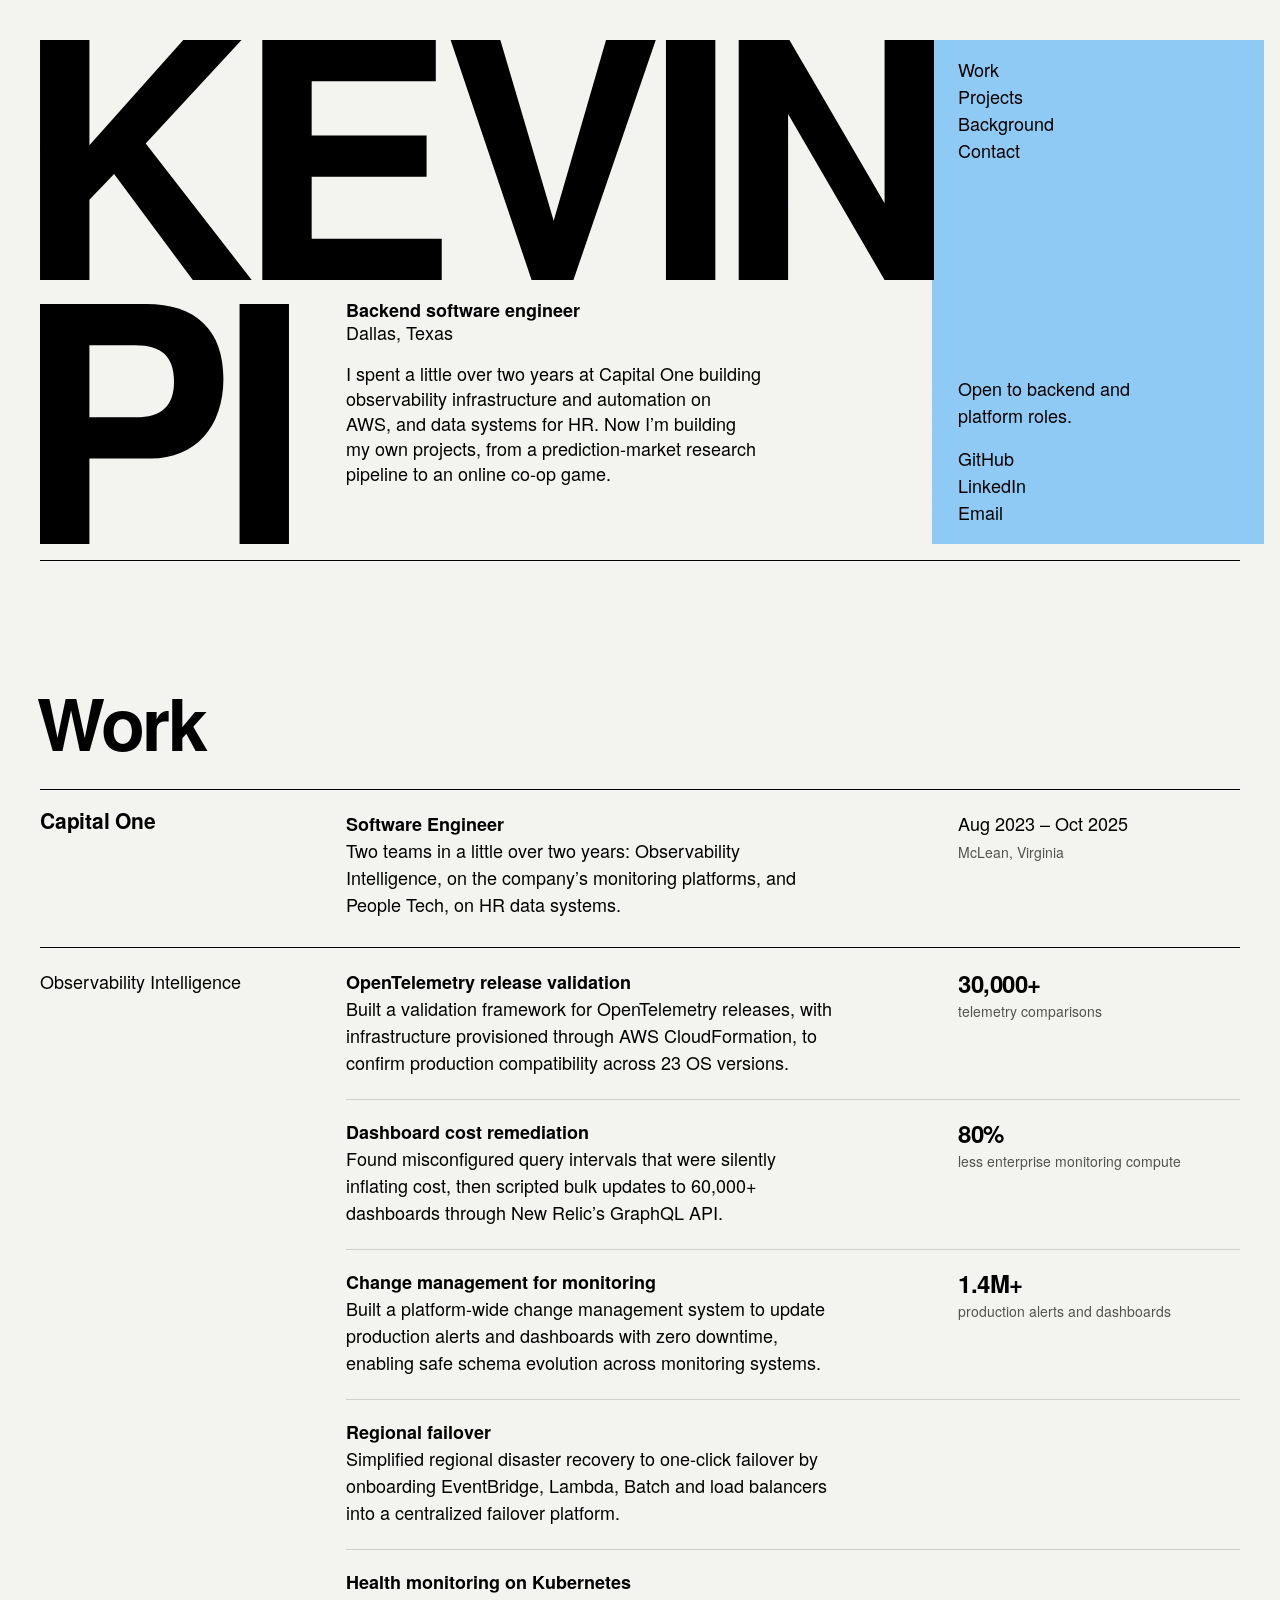
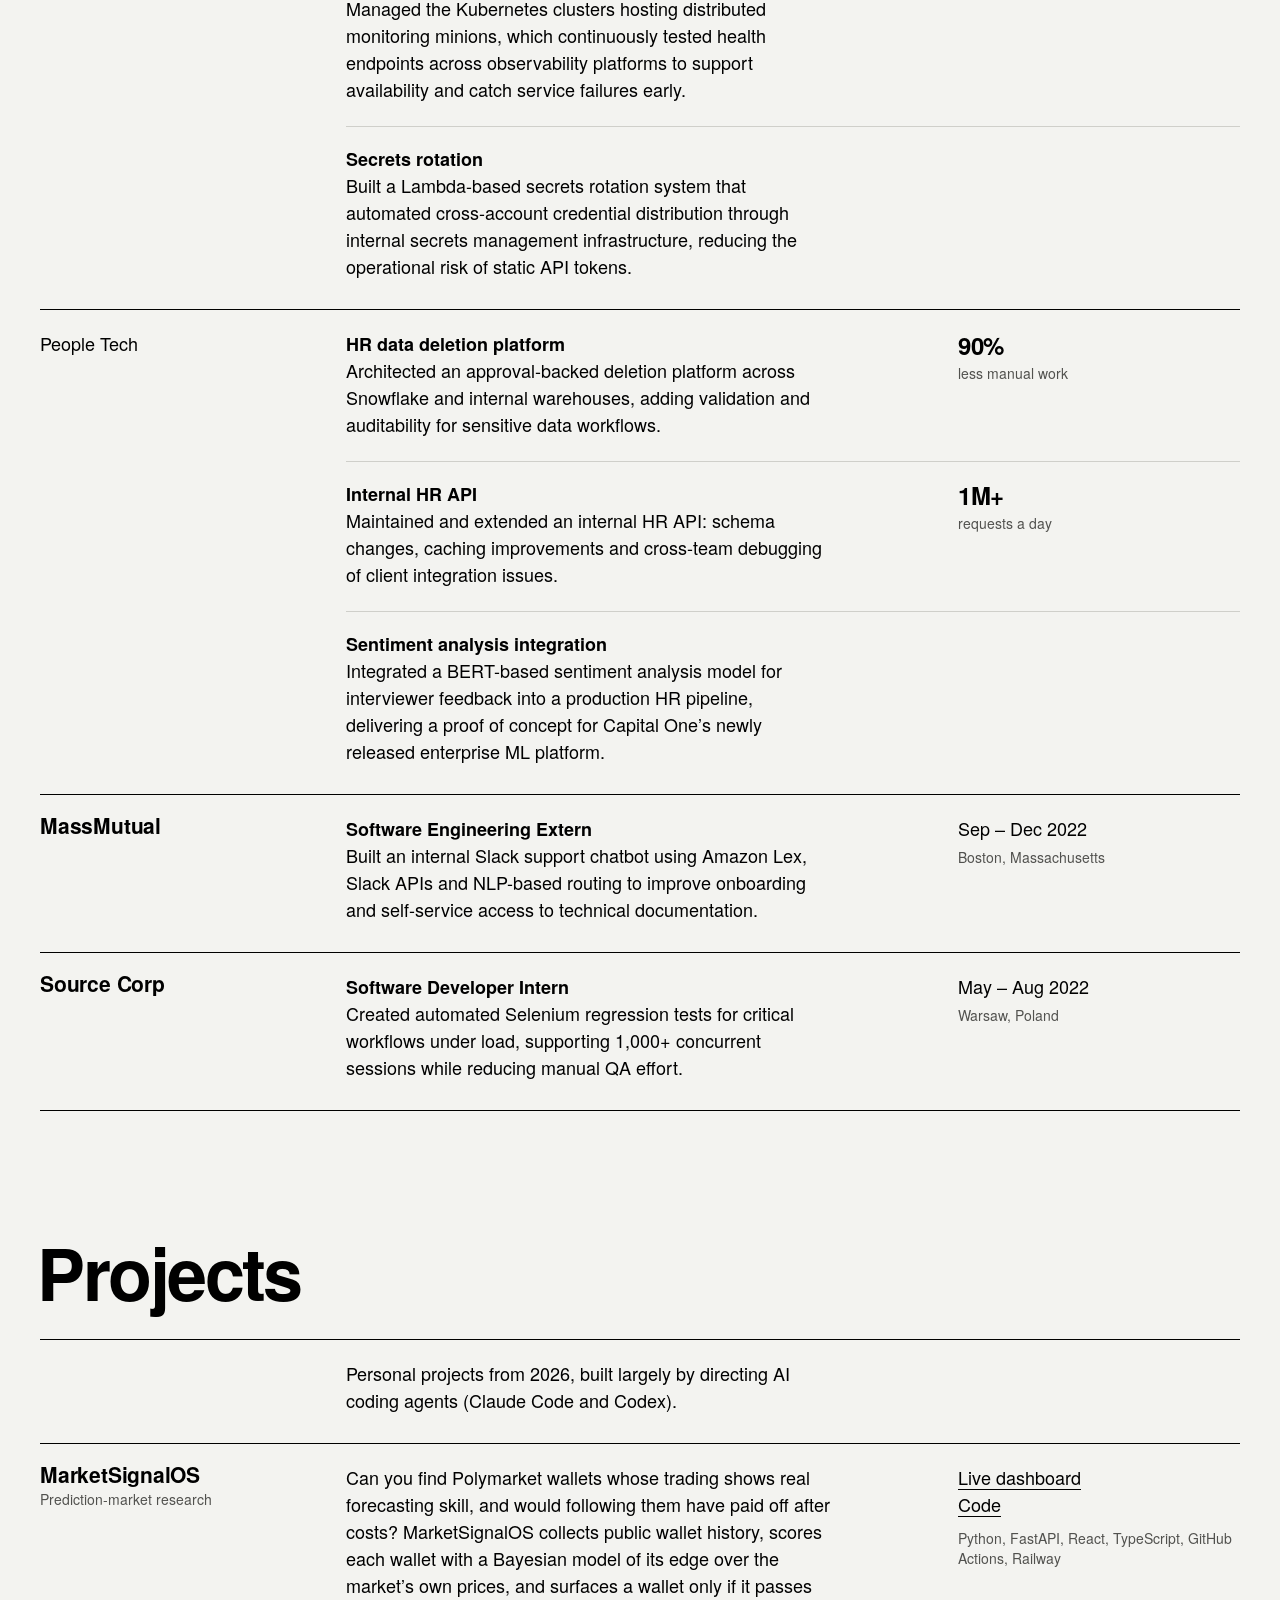
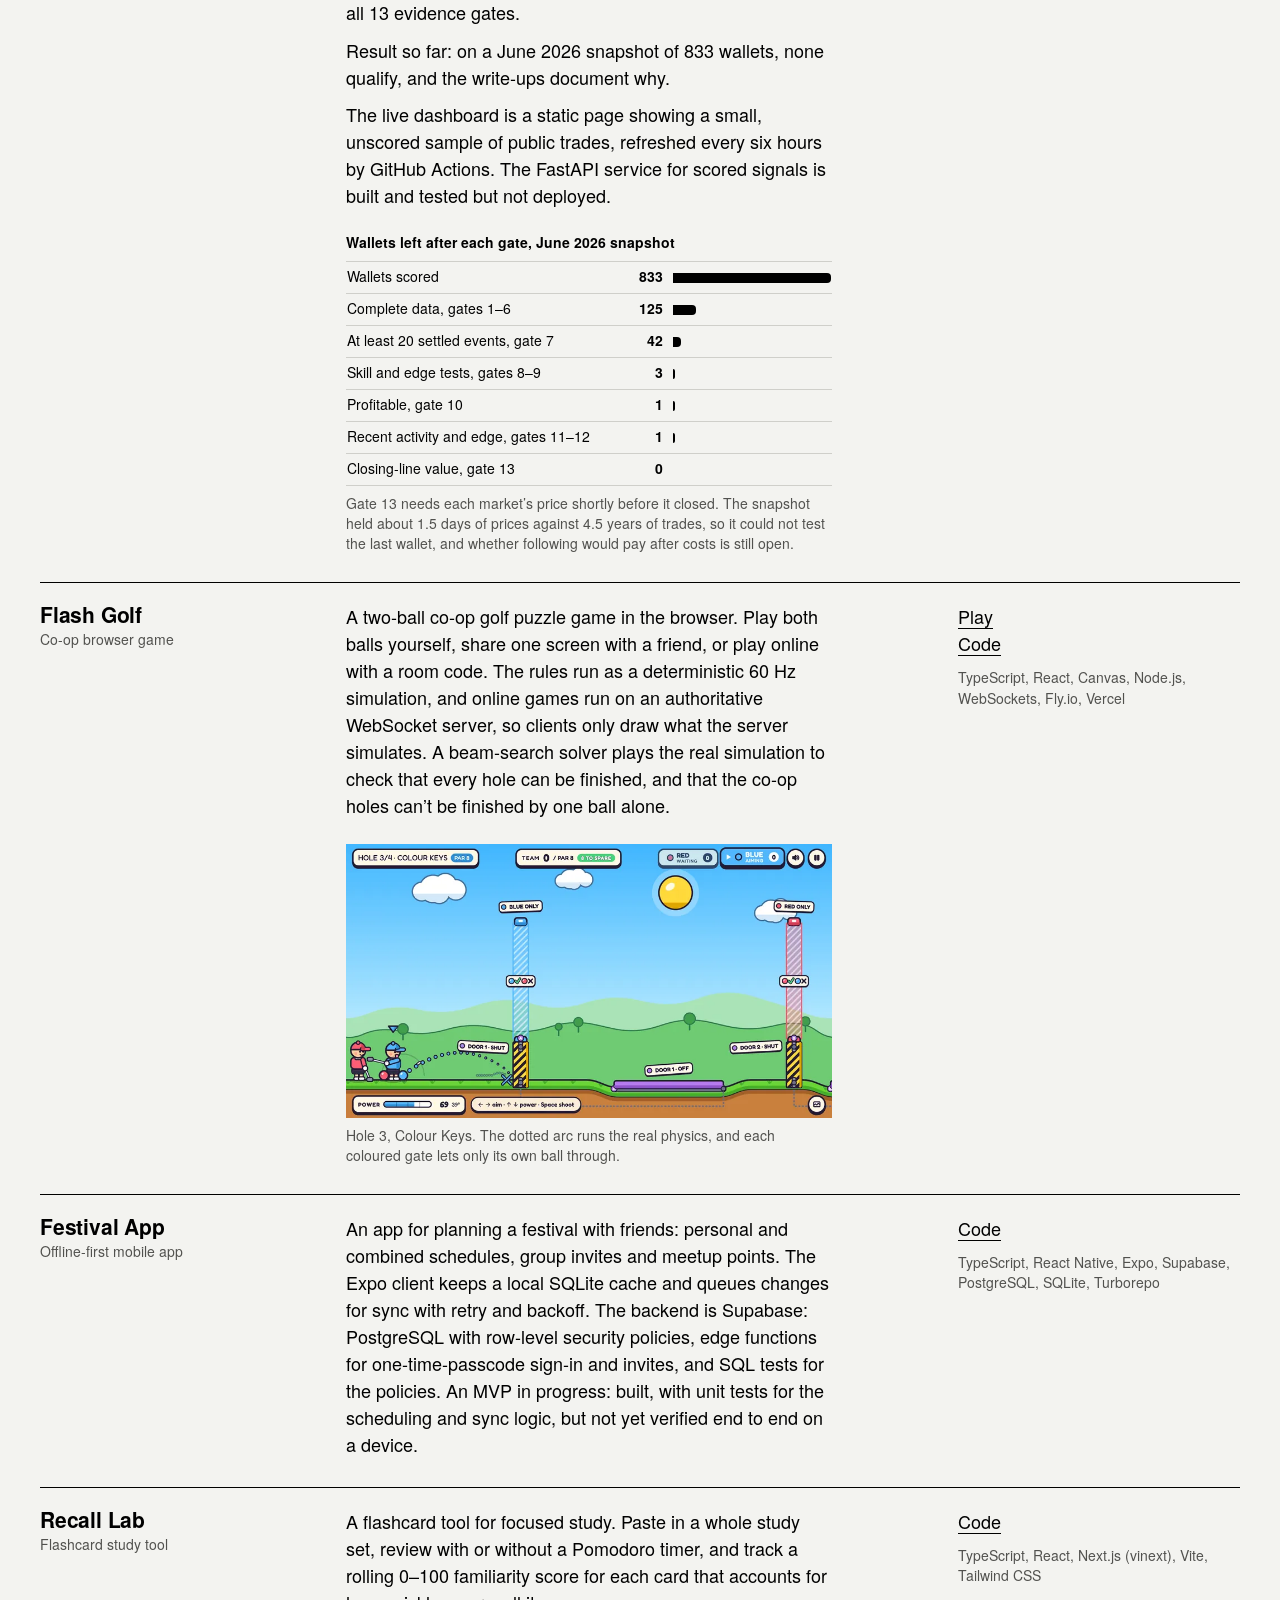
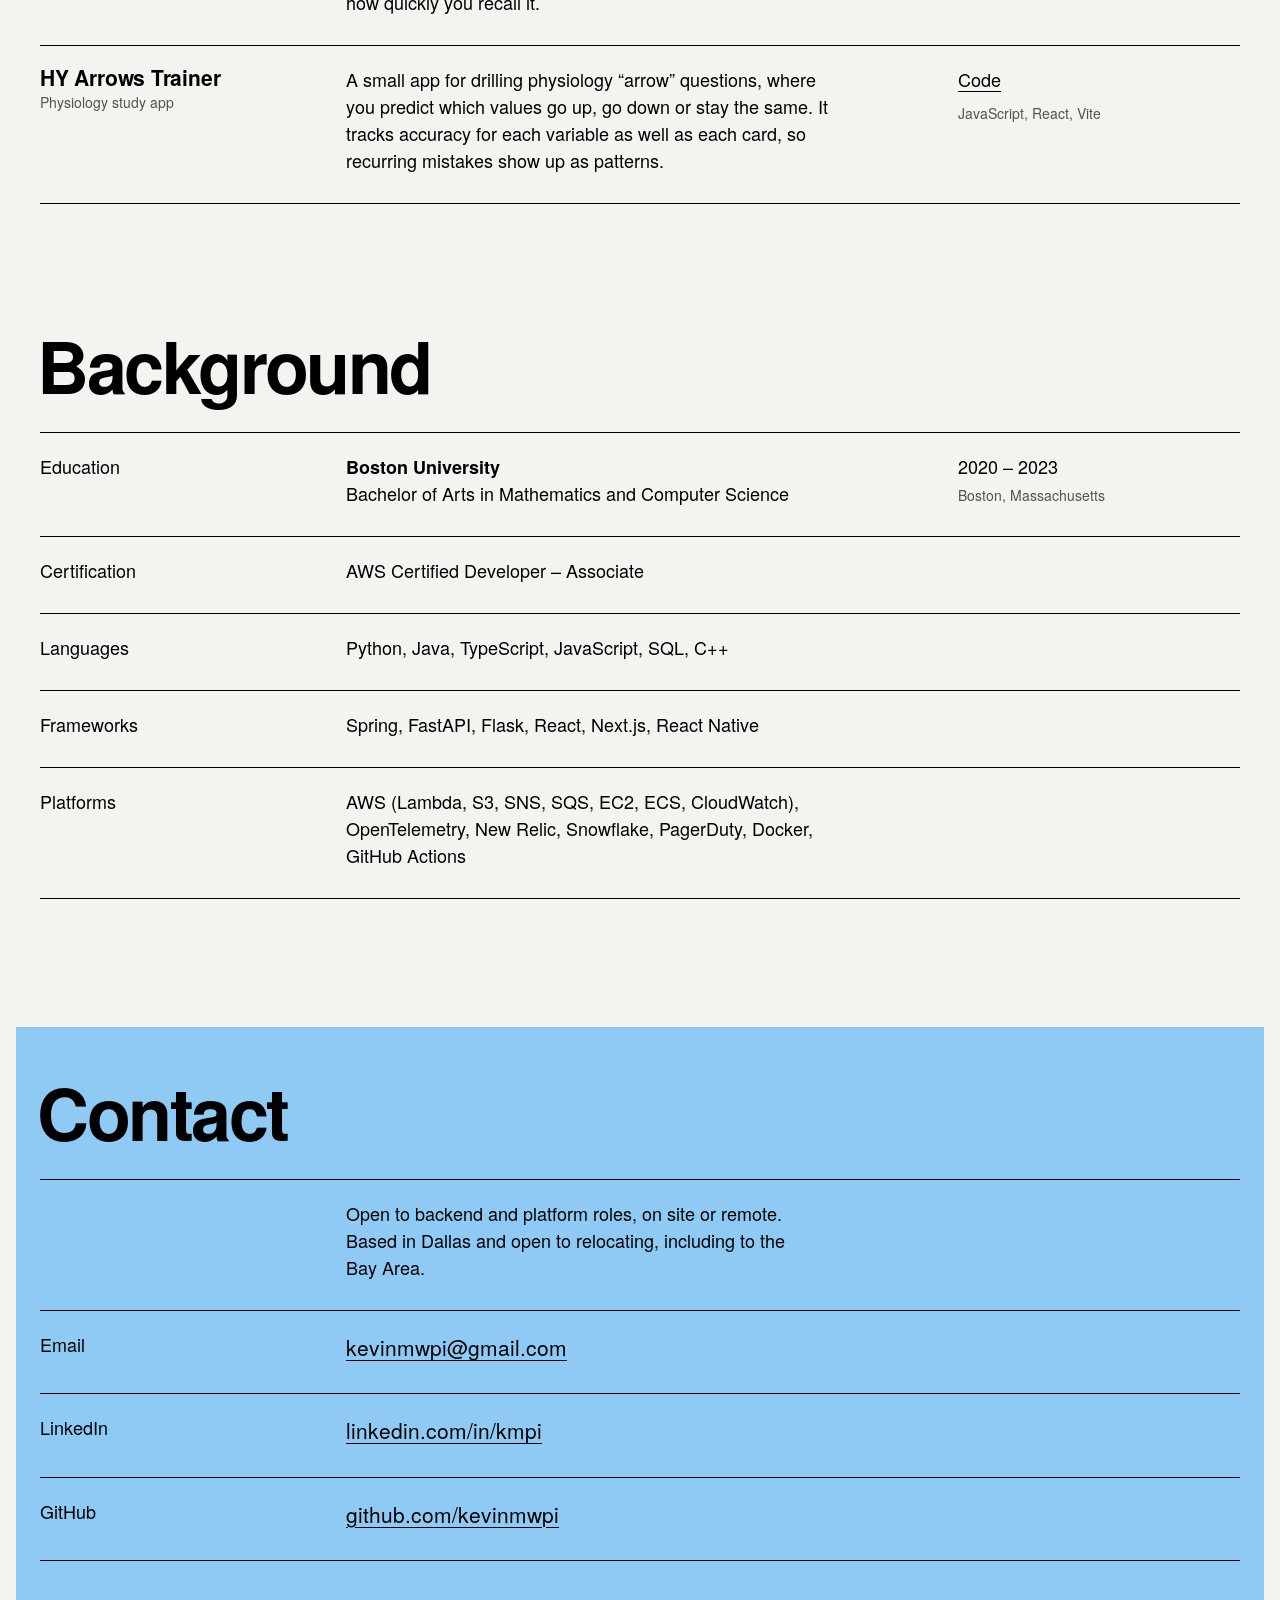
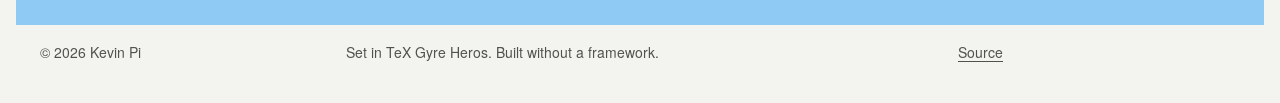
<file: public/index.html>
<!DOCTYPE html>
<html lang="en">
<head>
  <meta charset="utf-8">
  <meta name="viewport" content="width=device-width, initial-scale=1">
  <title>Kevin Pi — Software Engineer</title>
  <meta name="description" content="Backend software engineer in Dallas, Texas. A little over two years at Capital One building observability infrastructure, automation and HR data systems.">
  <meta name="author" content="Kevin Pi">
  <meta name="color-scheme" content="light">
  <meta name="theme-color" content="#f3f3f0">
  <link rel="canonical" href="https://kevinpi.dev/">

  <meta property="og:type" content="website">
  <meta property="og:url" content="https://kevinpi.dev/">
  <meta property="og:title" content="Kevin Pi — Software Engineer">
  <meta property="og:description" content="Backend software engineer in Dallas, Texas. A little over two years at Capital One building observability infrastructure, automation and HR data systems.">
  <meta property="og:image" content="https://kevinpi.dev/assets/og.png">
  <meta property="og:image:width" content="1200">
  <meta property="og:image:height" content="630">
  <meta property="og:image:alt" content="Kevin Pi, backend software engineer">
  <meta name="twitter:card" content="summary_large_image">

  <!-- Browsers keep their own copy of a site's icon. Raise the ?v= number,
       here and in 404.html, whenever an icon file changes. -->
  <link rel="icon" href="favicon.ico?v=5" sizes="32x32">
  <link rel="icon" href="assets/favicon.svg?v=5" type="image/svg+xml">
  <link rel="apple-touch-icon" href="assets/apple-touch-icon.png?v=5">

  <link rel="preload" href="assets/fonts/heros-subset-regular.woff2" as="font" type="font/woff2" crossorigin>
  <link rel="preload" href="assets/fonts/heros-subset-bold.woff2" as="font" type="font/woff2" crossorigin>
  <link rel="stylesheet" href="assets/style.css">
  <script src="assets/site.js" defer></script>

  <script type="application/ld+json">
  {
    "@context": "https://schema.org",
    "@type": "Person",
    "name": "Kevin Pi",
    "jobTitle": "Software Engineer",
    "url": "https://kevinpi.dev/",
    "alumniOf": { "@type": "CollegeOrUniversity", "name": "Boston University" },
    "sameAs": ["https://github.com/kevinmwpi", "https://www.linkedin.com/in/kmpi"]
  }
  </script>
</head>
<body>
<a class="skip" href="#work">Skip to content</a>

<!-- Bar pinned to the top once the name has scrolled away. Hidden until then. -->
<nav class="bar" aria-label="Sections, pinned" inert>
  <div class="bar-inner">
    <a class="bar-name" href="#top">Kevin Pi</a>
    <ul>
      <li><a href="#work">Work</a></li>
      <li><a href="#projects">Projects</a></li>
      <li><a href="#background">Background</a></li>
      <li><a href="#contact">Contact</a></li>
    </ul>
  </div>
</nav>

<div class="page" id="top">

  <!-- Top of page: the name, a short introduction, and links. -->
  <header class="hero">
    <h1 class="visually-hidden">Kevin Pi</h1>

    <!-- The accent block: beside PI on a phone, a slab in the right-hand
         column on a desktop. It is only a background. -->
    <div class="block" aria-hidden="true"></div>

    <nav class="hero-nav" aria-label="Sections">
      <ul>
        <li><a href="#work">Work</a></li>
        <li><a href="#projects">Projects</a></li>
        <li><a href="#background">Background</a></li>
        <li><a href="#contact">Contact</a></li>
      </ul>
    </nav>

    <!-- KEVIN and PI as outlines of the bold typeface, one path per letter. -->
    <svg class="name name-first" viewBox="0 0 2715 729" width="2715" height="729" aria-hidden="true" focusable="false"><path d="M643 729 321 314 612 0H435L150 320V0H0V729H150V485L225 407L464 729Z"/><path d="M1220 729V604H825V415H1174V290H825V125H1202V0H675V729Z"/><path d="M1870 0H1719L1560 549L1398 0H1247L1493 729H1620Z"/><path d="M2051 729V0H1901V729Z"/><path d="M2715 729V0H2565V496L2276 0H2122V729H2272V225L2565 729Z"/></svg>
    <svg class="name name-last" viewBox="0 0 756 729" width="756" height="729" aria-hidden="true" focusable="false"><path d="M557 226C557 80 474 0 322 0H0V729H150V469H337C471 469 557 374 557 226ZM407 235C407 309 370 344 290 344H150V125H290C370 125 407 160 407 235Z"/><path d="M756 729V0H606V729Z"/></svg>

    <p class="role">Backend software engineer<span class="visually-hidden">, </span><span class="place">Dallas, Texas</span></p>
    <p class="lead">I spent a little over two years at Capital One building observability infrastructure and automation on AWS, and data systems for HR. Now I’m building my own projects, from a <span class="nowrap">prediction-market</span> research pipeline to an online <span class="nowrap">co-op</span> game.</p>

    <div class="cta">
      <p class="status">Open to backend and platform roles.</p>
      <ul class="hero-links">
        <li><a href="https://github.com/kevinmwpi">GitHub</a></li>
        <li><a href="https://www.linkedin.com/in/kmpi">LinkedIn</a></li>
        <li><a href="mailto:kevinmwpi@gmail.com">Email</a></li>
      </ul>
    </div>
  </header>

  <!-- Everything below the top of the page. This "sheet" slides up over the
       name as you scroll (see "Motion" in assets/style.css). -->
  <div class="sheet">

  <main>

    <!-- Work -->
    <section class="section" id="work" aria-labelledby="work-heading">
      <h2 id="work-heading">Work</h2>

      <div class="table">

        <div class="row">
          <h3 class="label">Capital One</h3>
          <div class="body">
            <p class="title">Software Engineer</p>
            <p>Two teams in a little over two years: Observability Intelligence, on the company’s monitoring platforms, and People Tech, on HR data systems.</p>
          </div>
          <p class="aside"><span class="when">Aug&nbsp;2023 – Oct&nbsp;2025</span><br><span class="small">McLean, Virginia</span></p>
        </div>

        <div class="row">
          <h4 class="label label-plain">Observability Intelligence</h4>
          <div class="items">

            <article class="item">
              <h5 class="title">OpenTelemetry release validation</h5>
              <p class="result"><strong>30,000+</strong> <span class="small">telemetry comparisons</span></p>
              <p class="desc">Built a validation framework for OpenTelemetry releases, with infrastructure provisioned through AWS CloudFormation, to confirm production compatibility across 23&nbsp;OS versions.</p>
            </article>

            <article class="item">
              <h5 class="title">Dashboard cost remediation</h5>
              <p class="result"><strong>80%</strong> <span class="small">less enterprise monitoring compute</span></p>
              <p class="desc">Found misconfigured query intervals that were silently inflating cost, then scripted bulk updates to 60,000+ dashboards through New Relic’s GraphQL API.</p>
            </article>

            <article class="item">
              <h5 class="title">Change management for monitoring</h5>
              <p class="result"><strong>1.4M+</strong> <span class="small">production alerts and dashboards</span></p>
              <p class="desc">Built a platform-wide change management system to update production alerts and dashboards with zero downtime, enabling safe schema evolution across monitoring systems.</p>
            </article>

            <article class="item">
              <h5 class="title">Regional failover</h5>
              <p class="desc">Simplified regional disaster recovery to one-click failover by onboarding EventBridge, Lambda, Batch and load balancers into a centralized failover platform.</p>
            </article>

            <article class="item">
              <h5 class="title">Health monitoring on Kubernetes</h5>
              <p class="desc">Managed the Kubernetes clusters hosting distributed monitoring minions, which continuously tested health endpoints across observability platforms to support availability and catch service failures early.</p>
            </article>

            <article class="item">
              <h5 class="title">Secrets rotation</h5>
              <p class="desc">Built a Lambda-based secrets rotation system that automated cross-account credential distribution through internal secrets management infrastructure, reducing the operational risk of static API tokens.</p>
            </article>

          </div>
        </div>

        <div class="row">
          <h4 class="label label-plain">People Tech</h4>
          <div class="items">

            <article class="item">
              <h5 class="title">HR data deletion platform</h5>
              <p class="result"><strong>90%</strong> <span class="small">less manual work</span></p>
              <p class="desc">Architected an approval-backed deletion platform across Snowflake and internal warehouses, adding validation and auditability for sensitive data workflows.</p>
            </article>

            <article class="item">
              <h5 class="title">Internal HR API</h5>
              <p class="result"><strong>1M+</strong> <span class="small">requests a day</span></p>
              <p class="desc">Maintained and extended an internal HR API: schema changes, caching improvements and cross-team debugging of client integration issues.</p>
            </article>

            <article class="item">
              <h5 class="title">Sentiment analysis integration</h5>
              <p class="desc">Integrated a BERT-based sentiment analysis model for interviewer feedback into a production HR pipeline, delivering a proof of concept for Capital One’s newly released enterprise ML platform.</p>
            </article>

          </div>
        </div>

        <div class="row">
          <h3 class="label">MassMutual</h3>
          <div class="body">
            <p class="title">Software Engineering Extern</p>
            <p>Built an internal Slack support chatbot using Amazon Lex, Slack APIs and NLP-based routing to improve onboarding and self-service access to technical documentation.</p>
          </div>
          <p class="aside"><span class="when">Sep – Dec&nbsp;2022</span><br><span class="small">Boston, Massachusetts</span></p>
        </div>

        <div class="row">
          <h3 class="label">Source Corp</h3>
          <div class="body">
            <p class="title">Software Developer Intern</p>
            <p>Created automated Selenium regression tests for critical workflows under load, supporting 1,000+ concurrent sessions while reducing manual QA effort.</p>
          </div>
          <p class="aside"><span class="when">May – Aug&nbsp;2022</span><br><span class="small">Warsaw, Poland</span></p>
        </div>

      </div>
    </section>

    <!-- Projects -->
    <section class="section" id="projects" aria-labelledby="projects-heading">
      <h2 id="projects-heading">Projects</h2>

      <div class="table">

        <div class="row">
          <p class="body">Personal projects from 2026, built largely by directing AI coding agents (Claude Code and Codex).</p>
        </div>

        <div class="row is-link has-figure">
          <div class="label">
            <h3>MarketSignalOS</h3>
            <p class="kind small">Prediction-market research</p>
          </div>
          <div class="body">
            <p>Can you find Polymarket wallets whose trading shows real forecasting skill, and would following them have paid off after costs? MarketSignalOS collects public wallet history, scores each wallet with a Bayesian model of its edge over the market’s own prices, and surfaces a wallet only if it passes all 13 evidence gates.</p>
            <p>Result so far: on a June 2026 snapshot of 833 wallets, none qualify, and the write-ups document why.</p>
            <p>The live dashboard is a static page showing a small, unscored sample of public trades, refreshed every six hours by GitHub Actions. The FastAPI service for scored signals is built and tested but not deployed.</p>
          </div>
          <!-- Counts from the project's gate attrition report (2026-09-10).
               Bar widths are set in assets/style.css, one rule per count. -->
          <div class="figure">
            <table class="gates">
              <caption>Wallets left after each gate, June 2026 snapshot</caption>
              <tbody>
                <tr><th scope="row">Wallets scored</th><td><span class="n">833</span><span class="length" data-left="833"></span></td></tr>
                <tr><th scope="row">Complete data, gates&nbsp;1–6</th><td><span class="n">125</span><span class="length" data-left="125"></span></td></tr>
                <tr><th scope="row">At least 20 settled events, gate&nbsp;7</th><td><span class="n">42</span><span class="length" data-left="42"></span></td></tr>
                <tr><th scope="row">Skill and edge tests, gates&nbsp;8–9</th><td><span class="n">3</span><span class="length" data-left="3"></span></td></tr>
                <tr><th scope="row">Profitable, gate&nbsp;10</th><td><span class="n">1</span><span class="length" data-left="1"></span></td></tr>
                <tr><th scope="row">Recent activity and edge, gates&nbsp;11–12</th><td><span class="n">1</span><span class="length" data-left="1"></span></td></tr>
                <tr><th scope="row">Closing-line value, gate&nbsp;13</th><td><span class="n">0</span></td></tr>
              </tbody>
            </table>
            <p class="note small">Gate 13 needs each market’s price shortly before it closed. The snapshot held about 1.5&nbsp;days of prices against 4.5&nbsp;years of trades, so it could not test the last wallet, and whether following would pay after costs is still open.</p>
          </div>
          <div class="aside">
            <ul class="links">
              <li><a class="stretch" href="https://kevinmwpi.github.io/marketsignalos/">Live dashboard<span class="visually-hidden">: MarketSignalOS</span></a></li>
              <li><a href="https://github.com/kevinmwpi/marketsignalos">Code<span class="visually-hidden">: MarketSignalOS</span></a></li>
            </ul>
            <p class="stack small">Python, FastAPI, React, TypeScript, GitHub Actions, Railway</p>
          </div>
        </div>

        <div class="row is-link has-figure">
          <div class="label">
            <h3>Flash Golf</h3>
            <p class="kind small">Co-op browser game</p>
          </div>
          <div class="body">
            <p>A two-ball co-op golf puzzle game in the browser. Play both balls yourself, share one screen with a friend, or play online with a room code. The rules run as a deterministic 60&nbsp;Hz simulation, and online games run on an authoritative WebSocket server, so clients only draw what the server simulates. A beam-search solver plays the real simulation to check that every hole can be finished, and that the co-op holes can’t be finished by one ball alone.</p>
          </div>
          <figure class="figure">
            <img src="assets/flash-golf-870.webp" srcset="assets/flash-golf-870.webp 870w, assets/flash-golf-1740.webp 1740w" sizes="(min-width: 1440px) 553px, (min-width: 1000px) 39vw, (min-width: 700px) 62vw, 100vw" width="1740" height="979" alt="A Flash Golf hole: the blue golfer aims along a dotted arc toward a door, between a gate only the blue ball can pass and a gate only the red ball can pass." loading="lazy" decoding="async">
            <figcaption class="small">Hole 3, Colour Keys. The dotted arc runs the real physics, and each coloured gate lets only its own ball through.</figcaption>
          </figure>
          <div class="aside">
            <ul class="links">
              <li><a class="stretch" href="https://flash-golf.vercel.app">Play<span class="visually-hidden">: Flash Golf</span></a></li>
              <li><a href="https://github.com/kevinmwpi/flash_gimme_golf">Code<span class="visually-hidden">: Flash Golf</span></a></li>
            </ul>
            <p class="stack small">TypeScript, React, Canvas, Node.js, WebSockets, Fly.io, Vercel</p>
          </div>
        </div>

        <div class="row is-link">
          <div class="label">
            <h3>Festival App</h3>
            <p class="kind small">Offline-first mobile app</p>
          </div>
          <div class="body">
            <p>An app for planning a festival with friends: personal and combined schedules, group invites and meetup points. The Expo client keeps a local SQLite cache and queues changes for sync with retry and backoff. The backend is Supabase: PostgreSQL with row-level security policies, edge functions for one-time-passcode sign-in and invites, and SQL tests for the policies. An MVP in progress: built, with unit tests for the scheduling and sync logic, but not yet verified end to end on a device.</p>
          </div>
          <div class="aside">
            <ul class="links">
              <li><a class="stretch" href="https://github.com/kevinmwpi/festival_app_codex">Code<span class="visually-hidden">: Festival App</span></a></li>
            </ul>
            <p class="stack small">TypeScript, React Native, Expo, Supabase, PostgreSQL, SQLite, Turborepo</p>
          </div>
        </div>

        <div class="row is-link">
          <div class="label">
            <h3>Recall Lab</h3>
            <p class="kind small">Flashcard study tool</p>
          </div>
          <div class="body">
            <p>A flashcard tool for focused study. Paste in a whole study set, review with or without a Pomodoro timer, and track a rolling 0–100 familiarity score for each card that accounts for how quickly you recall it.</p>
          </div>
          <div class="aside">
            <ul class="links">
              <li><a class="stretch" href="https://github.com/kevinmwpi/recall-lab">Code<span class="visually-hidden">: Recall Lab</span></a></li>
            </ul>
            <p class="stack small">TypeScript, React, Next.js (vinext), Vite, Tailwind CSS</p>
          </div>
        </div>

        <div class="row is-link">
          <div class="label">
            <h3>HY Arrows Trainer</h3>
            <p class="kind small">Physiology study app</p>
          </div>
          <div class="body">
            <p>A small app for drilling physiology “arrow” questions, where you predict which values go up, go down or stay the same. It tracks accuracy for each variable as well as each card, so recurring mistakes show up as patterns.</p>
          </div>
          <div class="aside">
            <ul class="links">
              <li><a class="stretch" href="https://github.com/kevinmwpi/hy-arrows-trainer">Code<span class="visually-hidden">: HY Arrows Trainer</span></a></li>
            </ul>
            <p class="stack small">JavaScript, React, Vite</p>
          </div>
        </div>

      </div>
    </section>

    <!-- Background -->
    <section class="section" id="background" aria-labelledby="background-heading">
      <h2 id="background-heading">Background</h2>

      <div class="table">

        <div class="row">
          <h3 class="label label-plain">Education</h3>
          <div class="body">
            <p class="title">Boston University</p>
            <p>Bachelor of Arts in Mathematics and Computer Science</p>
          </div>
          <p class="aside"><span class="when">2020 – 2023</span><br><span class="small">Boston, Massachusetts</span></p>
        </div>

        <div class="row">
          <h3 class="label label-plain">Certification</h3>
          <p class="body">AWS Certified Developer – Associate</p>
        </div>

        <div class="row">
          <h3 class="label label-plain">Languages</h3>
          <p class="body">Python, Java, TypeScript, JavaScript, SQL, C++</p>
        </div>

        <div class="row">
          <h3 class="label label-plain">Frameworks</h3>
          <p class="body">Spring, FastAPI, Flask, React, Next.js, React Native</p>
        </div>

        <div class="row">
          <h3 class="label label-plain">Platforms</h3>
          <p class="body">AWS (Lambda, S3, SNS, SQS, EC2, ECS, CloudWatch), OpenTelemetry, New Relic, Snowflake, PagerDuty, Docker, GitHub Actions</p>
        </div>

      </div>
    </section>

    <!-- Contact -->
    <section class="section section-contact" id="contact" aria-labelledby="contact-heading">
      <h2 id="contact-heading">Contact</h2>

      <div class="table">

        <div class="row">
          <p class="body">Open to backend and platform roles, on site or remote. Based in Dallas and open to relocating, including to the Bay Area.</p>
        </div>

        <div class="row is-link">
          <h3 class="label label-plain">Email</h3>
          <p class="body"><a class="contact-link stretch" href="mailto:kevinmwpi@gmail.com">kevinmwpi@gmail.com</a></p>
        </div>

        <div class="row is-link">
          <h3 class="label label-plain">LinkedIn</h3>
          <p class="body"><a class="contact-link stretch" href="https://www.linkedin.com/in/kmpi">linkedin.com/in/kmpi</a></p>
        </div>

        <div class="row is-link">
          <h3 class="label label-plain">GitHub</h3>
          <p class="body"><a class="contact-link stretch" href="https://github.com/kevinmwpi">github.com/kevinmwpi</a></p>
        </div>

      </div>
    </section>

  </main>

  <footer class="footer">
    <p class="copyright small">© 2026 Kevin Pi</p>
    <p class="colophon small">Set in TeX Gyre Heros. Built without a framework.</p>
    <p class="source small"><a href="https://github.com/kevinmwpi/kevinmwpi.github.io">Source</a></p>
  </footer>

  </div>

</div>

</body>
</html>
</file>
<file: public/assets/style.css>
/*
  kevinpi.dev
  Plain CSS, no build step. In order:
  1 Fonts and tokens    2 Base            3 Page grid     4 Top of page
  5 Sections and rows   6 Contact, footer 7 Pinned bar    8 Tablet
  9 Desktop             10 Motion         11 Print
*/

/* 1 Fonts and tokens ------------------------------------------------------ */

@font-face {
  font-family: "Heros Subset";
  src: url("fonts/heros-subset-regular.woff2") format("woff2");
  font-weight: 400;
  font-style: normal;
  font-display: swap;
}

@font-face {
  font-family: "Heros Subset";
  src: url("fonts/heros-subset-bold.woff2") format("woff2");
  font-weight: 700;
  font-style: normal;
  font-display: swap;
}

:root {
  --paper: #f3f3f0;
  --ink: #000;
  --gray: #51514e;   /* secondary text, 7:1 on paper */
  --rule: #cfcfca;   /* hairlines between items */

  /* The one color, a baby blue. It is too light to read as text on the paper
     (1.6:1), so it is only ever a field behind black text (12:1) or a shape. */
  --accent: #8fcaf5;

  --margin: 20px;    /* page side margin */
  --gutter: 16px;    /* gap between the 12 columns */
  --cap: 0.729em;    /* cap height of the typeface */

  /* How far a field of that color runs past the text on each side. The text
     inside a field therefore stays on the same grid lines as the text outside
     it. */
  --bleed: var(--margin);
  --inset: clamp(10px, 3.4cqw, 28px);

  --bar-h: 44px;     /* height of the bar pinned to the top while scrolling */

  /* The name scales with the page. These three follow from the outlines:
     KEVIN is 2715 units wide and 729 tall, and the gap between its two lines
     (72 units) matches the gap between the I and the N. */
  --name-w: 100cqw;
  --name-h: calc(var(--name-w) * 0.26851);
  --name-gap: calc(var(--name-w) * 0.02652);

  /* Moves a block of text up so its capitals, not its line box, touch the
     line it hangs from. Works at any size because it is measured in lh/em. */
  --trim: calc((var(--cap) - 1lh) / 2);

  /* Updated by assets/site.js while scrolling (on the header and on the
     pinned bar respectively). Both run from 0 to 1. */
  --cover: 0;        /* how much of the top of the page has been covered */
  --progress: 0;     /* how far down the whole page the reader is */

  --ease: cubic-bezier(0.16, 1, 0.3, 1);

  color-scheme: light;
}

/* 2 Base ------------------------------------------------------------------ */

*,
*::before,
*::after {
  box-sizing: border-box;
}

html {
  -webkit-text-size-adjust: 100%;
  text-size-adjust: 100%;
}

body {
  margin: 0;
  background: var(--paper);
  color: var(--ink);
  font: 400 1rem/1.5 "Heros Subset", Helvetica, Arial, sans-serif;
  font-kerning: normal;
}

::selection {
  background: var(--accent);
  color: var(--ink);
}

h1, h2, h3, h4, h5, p, ul {
  margin: 0;
  font-size: inherit;
  font-weight: inherit;
}

ul {
  padding: 0;
  list-style-type: "";          /* no bullets, and still announced as a list */
}

p {
  text-wrap: pretty;
}

a {
  color: inherit;
  text-decoration-line: underline;
  text-decoration-thickness: 1px;
  text-underline-offset: 0.2em;
}

a:focus-visible {
  outline: 2px solid var(--ink);
  outline-offset: 3px;
}

/* Pointing at a link marks it in the accent color, like a highlighter. */
@media (hover: hover) {
  a:hover {
    background: var(--accent);
    box-shadow: 0 0 0 0.14em var(--accent);
    color: var(--ink);
    text-decoration-color: transparent;
  }
}

.visually-hidden {
  position: absolute;
  width: 1px;
  height: 1px;
  overflow: hidden;
  clip-path: inset(50%);
  white-space: nowrap;
}

.skip {
  position: absolute;
  left: var(--margin);
  top: -100px;
  z-index: 10;
  padding: 10px 14px;
  background: var(--ink);
  color: var(--paper);
}

.skip:focus {
  top: 12px;
}

.small {
  font-size: 0.875rem;
  line-height: 1.45;
  color: var(--gray);
}

.nowrap {
  white-space: nowrap;
}

/* 3 Page grid ------------------------------------------------------------- */

/* One 12-column grid for the whole page. The top of the page, every row and
   the footer repeat it, so text in different sections starts on the same
   vertical lines. */

.page {
  max-width: calc(1360px + 2 * var(--margin));
  margin-inline: auto;
  padding-inline: var(--margin);
  container-type: inline-size;   /* makes 100cqw the width of the grid */
}

.hero,
.row,
.footer,
.bar-inner {
  display: grid;
  grid-template-columns: repeat(12, minmax(0, 1fr));
  column-gap: var(--gutter);
}

/* 4 Top of page ----------------------------------------------------------- */

/* Phone layout, top to bottom: section links, KEVIN, PI with an accent block
   running from its last letter to the edge of the screen, the introduction,
   then availability and contact links. Rows are numbered so the wider layouts
   can rearrange them. */

.hero {
  padding-bottom: 16px;
}

.hero-nav {
  grid-column: 1 / -1;
  grid-row: 1;
  padding-block: 6px 10px;
}

.hero-nav ul,
.hero-links {
  display: flex;
  flex-wrap: wrap;
  column-gap: 20px;
}

/* On a phone the section links spread to the full width of KEVIN. */
.hero-nav ul {
  justify-content: space-between;
  column-gap: 8px;
}

.hero-nav a,
.hero-links a {
  display: block;
  padding-block: 10px;          /* 44px tall, comfortable to tap */
  text-decoration-line: none;
}

/* The name is drawn as outlines, one per letter, so it never waits on a font
   download and its edges sit exactly on the grid. The real heading is the
   hidden <h1>. As the page slides over it, it turns from black to the accent
   color. The mix runs in OKLCH, so the colors in between are deep blues
   rather than the gray an sRGB mix of black and blue passes through. */

.name {
  display: block;
  height: auto;
  fill: var(--ink);
}

@supports (color: color-mix(in oklch, red, blue)) {
  .name {
    fill: color-mix(in oklch, var(--accent) calc(var(--cover) * 100%), var(--ink));
  }
}

.name-first {
  grid-column: 1 / -1;
  grid-row: 2;
  width: 100%;
}

.name-last {
  grid-column: 1 / -1;
  grid-row: 3;
  width: 27.85%;                /* PI is 27.85% as wide as KEVIN */
  margin-top: var(--name-gap);
}

/* The accent block. It starts where PI ends and is exactly as tall. */
.block {
  grid-column: 1 / -1;
  grid-row: 3;
  /* 2px under the last letter, so no hairline of paper shows between them */
  margin: var(--name-gap) calc(-1 * var(--bleed)) 0 calc(27.85% - 2px);
  background: var(--accent);
}

/* The role sits inside the block, in its bottom left corner. */
.role {
  grid-column: 1 / -1;
  grid-row: 3;
  align-self: end;
  margin: 0 0 calc(var(--inset) + var(--trim)) calc(27.85% + var(--inset));
  font-size: 0.875rem;
  font-size: clamp(0.875rem, 4.4cqw, 1.3125rem);
  font-weight: 700;
  line-height: 1.3;
}

.role .place {
  display: block;
  font-weight: 400;
}

.lead {
  grid-column: 1 / -1;
  grid-row: 4;
  max-width: 34em;
  margin-top: 28px;
  font-size: 1.125rem;
  line-height: 1.45;
  text-wrap: balance;           /* even line lengths, no stray last word */
}

.cta {
  grid-column: 1 / -1;
  grid-row: 5;
  margin-top: 14px;
}

.status::before {
  content: "";
  display: inline-block;
  width: 0.56em;
  height: 0.56em;
  margin-right: 0.5em;
  background: var(--accent);
}

.hero-links {
  margin-top: 8px;
}

/* 5 Sections and rows ----------------------------------------------------- */

/* Everything below the top of the page. It has its own background because it
   slides up over the name as you scroll (see Motion). It is as wide as the
   page margins so that it also covers the part of the accent block that runs
   past the text. Its top rule stays the width of the text. */
.sheet {
  position: relative;
  z-index: 1;
  margin-inline: calc(-1 * var(--margin));
  padding-inline: var(--margin);
  background: var(--paper);
}

.sheet::before {
  content: "";
  display: block;
  height: 1px;
  background: var(--ink);
}

.section {
  padding-top: 80px;
  scroll-margin-top: var(--bar-h);   /* a jump lands just below the pinned bar */
}

.section > h1,
.section > h2 {
  margin: 0 0 22px -0.04em;     /* pulls the first letter onto the margin */
  font-size: 3rem;              /* for browsers without container units */
  font-size: clamp(3rem, 6cqw, 4.5rem);
  font-weight: 700;
  line-height: 1;
  letter-spacing: -0.035em;
}

.table {
  border-bottom: 1px solid var(--ink);
}

/* A row is label, body, aside: stacked on a phone, side by side when wider.
   A black rule opens each row. Gray rules separate the items inside a row. */

.row {
  position: relative;
  isolation: isolate;
  padding-block: 18px 22px;
}

.row::before,
.item + .item::before {
  content: "";
  position: absolute;
  inset: 0 0 auto;
  height: 1px;
  background: var(--ink);
}

.row > * {
  grid-column: 1 / -1;
}

.label {
  font-size: 1.3125rem;
  font-weight: 700;
  line-height: 1.2;
  letter-spacing: -0.01em;
}

/* Team names and field names: a quiet caption on a phone, plain text in the
   label column when there is room for one. */
.label-plain {
  font-size: 0.875rem;
  font-weight: 400;
  line-height: 1.45;
  letter-spacing: 0;
  color: var(--gray);
}

.kind {
  margin-top: 2px;
  font-weight: 400;
  letter-spacing: 0;
}

.row > .body,
.row > .items {
  margin-top: 10px;
}

.row > .label-plain + .body,
.row > .label-plain + .items {
  margin-top: 6px;
}

.row > .aside {
  margin-top: 12px;
}

.body,
.desc {
  max-width: 36em;
}

.body p + p {
  margin-top: 0.6em;
}

.body .title + p {
  margin-top: 0;
}

.title {
  font-weight: 700;
}

.when {
  font-variant-numeric: tabular-nums;
  white-space: nowrap;
}

/* Work items: title, result, description. */

.item {
  position: relative;
  padding-block: 16px 18px;
}

.item + .item::before {
  background: var(--rule);
}

.item:first-child {
  padding-top: 0;
}

.item:last-child {
  padding-bottom: 0;
}

.result {
  display: flex;
  flex-wrap: wrap;
  align-items: baseline;
  column-gap: 0.4em;
  margin-block: 2px 4px;
}

.result strong {
  font-weight: 700;
  font-variant-numeric: tabular-nums;
}

/* Evidence for a project: a chart or a screenshot, under its description and
   aligned with it. No frame, shadow or rounding: the picture sits on the grid
   like the text does. */

.figure {
  margin: 20px 0 0;
}

.figure img {
  display: block;
  width: 100%;
  height: auto;
}

.figure figcaption,
.figure .note {
  max-width: 36em;
  margin-top: 8px;
}

/* MarketSignalOS: wallets left after each gate. A table, so every number can
   be read and copied; the bars only show the scale of each drop. */

.gates {
  width: 100%;
  border-collapse: collapse;
  table-layout: fixed;
  font-size: 0.875rem;
  line-height: 1.35;
  font-variant-numeric: tabular-nums;
}

.gates caption {
  padding-bottom: 8px;
  font-weight: 700;
  text-align: left;
}

.gates th,
.gates td {
  padding-block: 6px;
  border-top: 1px solid var(--rule);
  vertical-align: middle;
}

.gates tr:last-child > * {
  border-bottom: 1px solid var(--rule);
}

.gates th {
  width: 64%;
  padding-right: 12px;
  font-weight: 400;
  text-align: left;
}

@media (min-width: 700px) {
  .gates th {
    width: 60%;
  }
}

.gates td {
  white-space: nowrap;
}

.gates .n {
  display: inline-block;
  width: 3ch;
  margin-right: 10px;
  font-weight: 700;
  text-align: right;
}

/* Bar length = wallets left / 833. A bar that would be thinner than 2px is
   drawn at 2px, so one wallet still shows; zero has no bar. (Named "length"
   because .bar is the pinned navigation bar.) */
.gates .length {
  display: inline-block;
  width: calc((100% - 3ch - 10px) * var(--share));
  min-width: 2px;
  height: 10px;
  border-radius: 0 4px 4px 0;
  vertical-align: -1px;
  background: var(--ink);
}

.gates .length[data-left="833"] { --share: 1; }
.gates .length[data-left="125"] { --share: 0.15006; }
.gates .length[data-left="42"]  { --share: 0.05042; }
.gates .length[data-left="3"]   { --share: 0.0036; }
.gates .length[data-left="1"]   { --share: 0.0012; }

/* Project and contact links. */

.links {
  display: flex;
  flex-wrap: wrap;
  column-gap: 20px;
}

.links a {
  display: block;
  padding-block: 8px;
}

.stack {
  margin-top: 2px;
}

.contact-link {
  display: inline-block;
  padding-block: 4px;
  font-size: 1.3125rem;
  line-height: 1.2;
  overflow-wrap: anywhere;
}

/* A row that leads somewhere (a project, a way to reach me) can be clicked
   anywhere, and fills with the accent color under the pointer. The first
   link in the row is stretched over it; any other link stays on top and
   works as usual. */

.row.is-link::after {
  content: "";
  position: absolute;
  inset: 0 calc(-1 * var(--bleed));
  z-index: -1;
  background: var(--accent);
  opacity: 0;
  transition: opacity 120ms linear;
}

.stretch::after {
  content: "";
  position: absolute;
  inset: 0 calc(-1 * var(--bleed));
  z-index: 1;
}

.is-link a:not(.stretch) {
  position: relative;
  z-index: 2;
}

@media (hover: hover) {
  .row.is-link:hover::after {
    opacity: 1;
  }

  .row.is-link:hover .small {
    color: var(--ink);          /* gray is weak on the accent */
  }

  /* Inside a filled row a link is marked in black instead. */
  .is-link a:hover {
    background: none;
    box-shadow: none;
    text-decoration-color: currentColor;
  }

  .is-link a:not(.stretch):hover {
    background: var(--ink);
    box-shadow: 0 0 0 0.14em var(--ink);
    color: var(--paper);
    text-decoration-color: transparent;
  }
}

/* 6 Contact and footer ---------------------------------------------------- */

/* Contact is the second accent field: the page opens and closes on color. */

.section-contact {
  margin: 80px calc(-1 * var(--bleed)) 0;
  padding: 40px var(--bleed) 44px;
  background: var(--accent);
}

.section-contact .label-plain {
  color: var(--ink);
}

.section-contact .row.is-link::after {
  background: var(--ink);       /* on the accent, a row fills with black */
}

@media (hover: hover) {
  .section-contact .row.is-link:hover,
  .section-contact .row.is-link:hover .label-plain,
  .section-contact .row.is-link:hover a {
    color: var(--paper);
  }
}

.footer {
  row-gap: 4px;
  padding-block: 18px 40px;
}

.footer > * {
  grid-column: 1 / -1;
}

.footer a {
  display: inline-block;
  padding-block: 10px;
}

/* 7 Pinned bar ------------------------------------------------------------- */

/* Once the top of the page is covered, a slim bar drops in with the section
   links. An accent marker sits behind the section being read, and an accent
   line along the bottom edge shows how far down the page you are.
   assets/site.js shows and hides it; without scripts it never appears. */

.bar {
  position: fixed;
  inset: 0 0 auto;
  z-index: 5;
  border-bottom: 1px solid var(--ink);
  background: var(--paper);
  transform: translateY(-110%);
  visibility: hidden;
}

.is-pinned .bar {
  transform: none;
  visibility: visible;
}

.bar::after {
  content: "";
  position: absolute;
  inset: auto 0 -1px;
  height: 3px;
  background: var(--accent);
  transform: scaleX(var(--progress));
  transform-origin: left;
}

.bar-inner {
  align-items: center;
  max-width: calc(1360px + 2 * var(--margin));
  height: var(--bar-h);
  margin-inline: auto;
  padding-inline: var(--margin);
}

.bar-name {
  display: none;
  font-weight: 700;
  text-decoration-line: none;
}

.bar ul {
  position: relative;
  grid-column: 1 / -1;
  display: flex;
  justify-content: space-between;
  margin-inline: -8px;          /* the links carry 8px of padding each side */
  font-size: clamp(0.8125rem, 4vw, 1rem);
}

/* The marker: one accent block that slides to whichever link is current. */
.bar ul::before {
  content: "";
  position: absolute;
  top: 50%;
  left: 0;
  width: var(--marker-w, 0);
  height: 1.75em;
  background: var(--accent);
  transform: translate(var(--marker-x, 0), -50%);
}

.bar li a {
  position: relative;
  display: block;
  padding-inline: 8px;
  line-height: var(--bar-h);
  text-decoration-line: none;
}

@media (hover: hover) {
  .bar a:hover {
    background: none;
    box-shadow: none;
    text-decoration-line: underline;
    text-decoration-color: currentColor;
  }
}

/* 8 Tablet: a label column (1-4) and a content column (5-12) --------------- */

@media (min-width: 700px) {
  :root {
    --margin: 32px;
  }

  body {
    font-size: 1.125rem;
  }

  .hero {
    padding-bottom: 24px;
  }

  .hero-nav ul {
    justify-content: flex-start;
    column-gap: 20px;
  }

  .lead,
  .cta,
  .row > .body,
  .row > .items,
  .row > .figure,
  .row > .aside,
  .footer > .colophon,
  .footer > .source {
    grid-column: 5 / -1;
  }

  .lead {
    max-width: none;
    font-size: 1.25rem;
    font-size: clamp(1.125rem, 2.3cqw, 1.3125rem);
    line-height: 1.4;
  }

  .section {
    padding-top: 104px;
  }

  /* A label stays in view while the rest of its row scrolls past, so a long
     group such as a team's projects never loses its heading. */
  .row > .label {
    grid-column: 1 / span 4;
    grid-row: 1 / span 2;
    position: sticky;
    top: calc(var(--bar-h) + 20px);
    align-self: start;
  }

  .row > .body,
  .row > .items,
  .row > .label-plain + .body,
  .row > .label-plain + .items {
    margin-top: 0;
  }

  .label-plain {
    font-size: 1.125rem;
    line-height: 1.5;
    color: var(--ink);
  }

  .label:not(.label-plain) {
    margin-top: -0.1rem;        /* capitals level with the body text */
  }

  .section-contact {
    margin-top: 104px;
    padding-block: 48px 56px;
  }

  .footer > .copyright {
    grid-column: 1 / span 4;
    grid-row: 1 / span 2;
  }

  .footer a {
    display: inline;
    padding: 0;
  }

  .bar-name {
    display: block;
    grid-column: 1 / span 4;
  }

  .bar ul {
    grid-column: 5 / -1;
    justify-content: flex-start;
    column-gap: 4px;
    font-size: inherit;
  }
}

/* 9 Desktop: three lines carry the page, at columns 1, 4 and 10 ------------- */

@media (min-width: 1000px) {
  :root {
    --margin: 40px;
    --gutter: 24px;
    --bleed: var(--gutter);
    --bar-h: 48px;
    --name-w: calc(75cqw - var(--gutter) / 4);   /* KEVIN spans 9 of 12 columns */
  }

  .hero {
    grid-template-rows: auto auto auto minmax(0, 1fr);
    padding-block: 40px 16px;
  }

  .name-first {
    grid-column: 1 / span 9;
    grid-row: 1;
  }

  .name-last {
    grid-column: 1 / span 9;
    grid-row: 2 / span 3;
  }

  /* The accent block becomes a slab in the right-hand column, as tall as the
     two lines of the name and pressed against the N. */
  .block {
    grid-column: 10 / span 3;
    grid-row: 1 / span 4;
    align-self: start;
    height: calc(2 * var(--name-h) + var(--name-gap));
    margin: 0 calc(-1 * var(--bleed)) 0 calc(-1 * var(--bleed) - 2px);
  }

  /* Section links in its top corner. */
  .hero-nav {
    grid-column: 10 / span 3;
    grid-row: 1;
    align-self: start;
    margin-top: calc(var(--gutter) + var(--trim));
    padding: 0;
  }

  .hero-nav ul,
  .hero-links {
    display: block;
  }

  .hero-nav a,
  .hero-links a {
    display: inline;
    padding: 0;
  }

  /* Availability and contact links in its bottom corner. */
  .cta {
    grid-column: 10 / span 3;
    grid-row: 2 / span 3;
    align-self: start;
    display: flex;
    flex-direction: column;
    justify-content: flex-end;
    height: calc(var(--name-gap) + var(--name-h));
    margin: 0;
    padding-bottom: var(--gutter);
  }

  .status {
    margin-bottom: 0.9em;
  }

  .status::before {
    display: none;
  }

  .hero-links {
    margin: 0 0 var(--trim);     /* last line sits one gutter above the edge */
  }

  /* The introduction hangs from the top of PI, on the paper. */
  .role,
  .lead {
    grid-column: 4 / span 5;
  }

  .role {
    grid-row: 2;
    align-self: start;
    margin: calc(var(--name-gap) + var(--trim)) 0 0;
    font-size: clamp(1.125rem, 1.5cqw, 1.3125rem);
  }

  .lead {
    grid-row: 3;
    margin-top: 0.9em;
    font-size: clamp(1.125rem, 1.5cqw, 1.3125rem);
  }

  /* On the slab a link is marked in black instead of the accent. */
  @media (hover: hover) {
    .hero-nav a:hover,
    .hero-links a:hover {
      background: var(--ink);
      box-shadow: 0 0 0 0.14em var(--ink);
      color: var(--paper);
    }
  }

  .section {
    padding-top: 128px;
  }

  .section > h1,
  .section > h2 {
    margin-bottom: 28px;
  }

  .row {
    padding-block: 22px 28px;
  }

  .row > .label {
    grid-column: 1 / span 3;
    grid-row: auto;
  }

  .row > .body {
    grid-column: 4 / span 5;
  }

  .row > .aside {
    grid-column: 10 / span 3;
    margin-top: 0;
  }

  .row > .items {
    grid-column: 4 / -1;
  }

  /* A project's chart or screenshot sits under its description, in the same
     five columns, with the links staying beside the description. */
  .row > .figure {
    grid-column: 4 / span 5;
    margin-top: 24px;
  }

  .row.has-figure > .label {
    grid-row: 1 / span 2;
  }

  .row.has-figure > .body,
  .row.has-figure > .aside {
    grid-row: 1;
  }

  .row.has-figure > .figure {
    grid-row: 2;
  }

  .body,
  .desc {
    max-width: none;
  }

  /* Inside a team: title and description in 5 columns, result in the last 3. */
  .item {
    display: grid;
    grid-template-columns: repeat(9, minmax(0, 1fr));
    column-gap: var(--gutter);
    padding-block: 20px 22px;
  }

  .item .title {
    grid-column: 1 / span 5;
    grid-row: 1;
  }

  .item .desc {
    grid-column: 1 / span 5;
    grid-row: 2;
  }

  .result {
    display: block;
    grid-column: 7 / span 3;
    grid-row: 1 / span 2;
    margin-block: 0.17rem 0;    /* capitals level with the title */
  }

  .result strong {
    display: block;
    font-size: 1.5rem;
    line-height: 1;
    letter-spacing: -0.02em;
  }

  .result .small {
    display: block;
    margin-top: 6px;
  }

  .links {
    display: block;
  }

  .links a {
    display: inline;
    padding: 0;
  }

  .stack {
    margin-top: 10px;
  }

  .section-contact {
    margin-top: 128px;
    padding-block: 52px 64px;
  }

  .footer > .copyright {
    grid-column: 1 / span 3;
    grid-row: auto;
  }

  .footer > .colophon {
    grid-column: 4 / span 5;
  }

  .footer > .source {
    grid-column: 10 / span 3;
  }

  .bar-name {
    grid-column: 1 / span 3;
  }

  .bar ul {
    grid-column: 4 / -1;
  }
}

/* 10 Motion ----------------------------------------------------------------- */

/* Everything here is extra. With this block removed, with scripts off, or on
   a device that asks for reduced motion, the page shows the same content in
   the same place; nothing waits on an animation to become readable.

   Three things move, all along the grid:
   a  on load, the letters of the name rise into place and the block wipes in
   b  the top of the page holds still and the rest slides up over it
   c  the pinned bar drops in, and its marker slides between section links

   Content below the top of the page does not animate in. It is there to be
   read, and a reader scanning for one detail should never wait for it. */

@media (prefers-reduced-motion: no-preference) {
  /* a */
  .name path {
    animation: rise 900ms var(--ease) backwards;
  }

  .name-first path:nth-child(2) { animation-delay: 50ms; }
  .name-first path:nth-child(3) { animation-delay: 100ms; }
  .name-first path:nth-child(4) { animation-delay: 150ms; }
  .name-first path:nth-child(5) { animation-delay: 200ms; }
  .name-last path:nth-child(1) { animation-delay: 250ms; }
  .name-last path:nth-child(2) { animation-delay: 300ms; }

  @keyframes rise {
    from { transform: translateY(100%); }
  }

  .block {
    animation: wipe 800ms var(--ease) 250ms backwards;
  }

  @keyframes wipe {
    from { clip-path: inset(0 0 100% 0); }
    to { clip-path: inset(0); }
  }

  .hero-nav,
  .role,
  .lead,
  .cta {
    animation: settle 600ms var(--ease) 550ms backwards;
  }

  @keyframes settle {
    from { opacity: 0; transform: translateY(10px); }
  }

  /* b  --hero-h is the height of the top of the page, measured by site.js.
     Until it is set, "top" is invalid and the page simply scrolls normally.
     If the window is shorter than the top of the page, it scrolls until its
     last line is in view and only then holds still. */
  .hero {
    position: sticky;
    top: min(0px, calc(100vh - var(--hero-h)));
    top: min(0px, calc(100svh - var(--hero-h)));
    z-index: 0;
  }

  /* c */
  .bar {
    transition: transform 350ms var(--ease), visibility 0s 350ms;
  }

  .is-pinned .bar {
    transition-delay: 0s;
  }

  .bar ul::before {
    transition: transform 350ms var(--ease), width 350ms var(--ease);
  }
}

/* 11 Print ---------------------------------------------------------------- */

@media print {
  :root {
    --paper: #fff;
  }

  .skip,
  .hero-nav,
  .bar {
    display: none;
  }

  .hero {
    position: static;
  }

  .name path,
  .block,
  .hero-nav,
  .role,
  .lead,
  .cta {
    animation: none !important;
  }

  .item,
  .figure {
    break-inside: avoid;
  }
}
</file>
